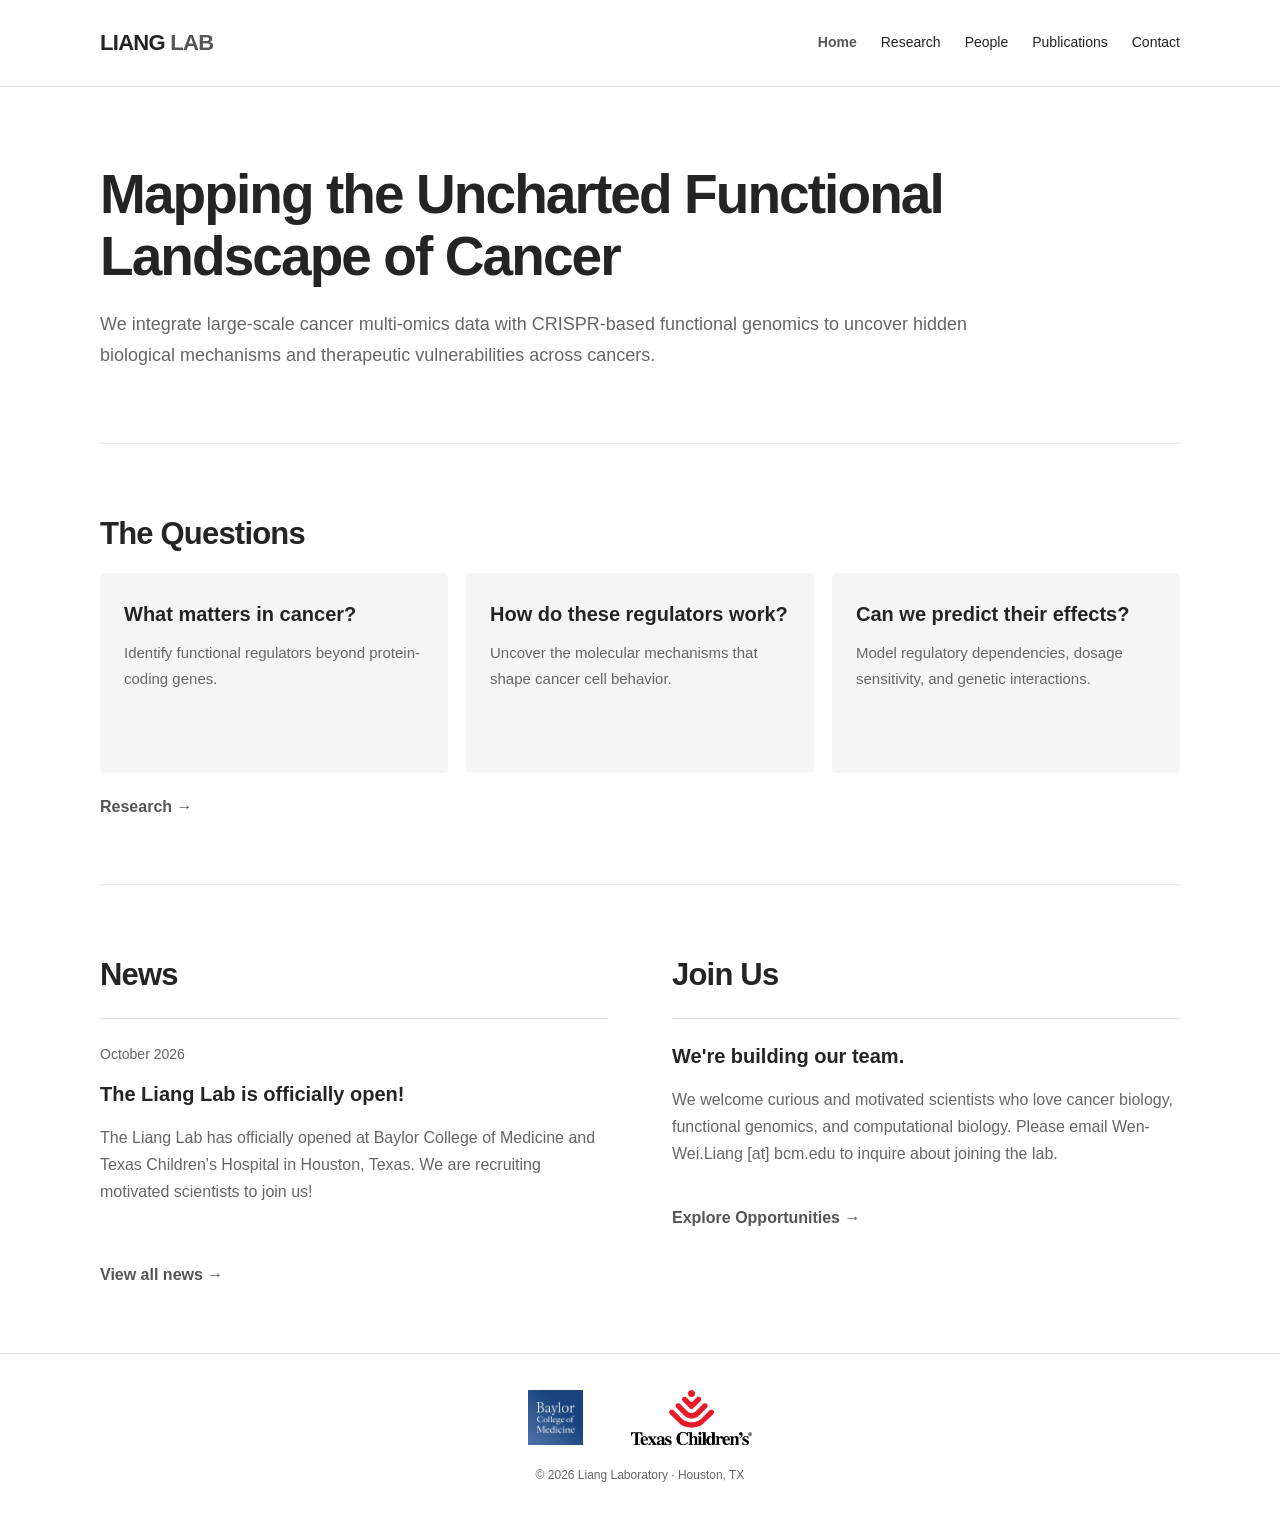
<file: index.html>
<!doctype html>
<html lang="en">

<head>
    <meta charset="utf-8">
    <meta name="viewport" content="width=device-width,initial-scale=1">
    <meta name="description"
        content="The Liang Lab at Baylor College of Medicine and Texas Children's Hospital studies cancer functional genomics, long noncoding RNAs, CRISPR screening, and therapeutic vulnerabilities.">
    <title>Liang Lab | Wen-Wei Liang | Functional Cancer Genomics</title>

    <link rel="canonical" href="https://thelianglab.org/">
    <link rel="stylesheet" href="style.css?v=6">
    <script type="application/ld+json">
{
  "@context": "https://schema.org",
  "@type": "ResearchOrganization",
  "name": "Liang Laboratory",
  "alternateName": "Liang Lab",
  "url": "https://thelianglab.org/",
  "description": "The Liang Laboratory studies cancer functional genomics, long noncoding RNAs, CRISPR-based perturbation screening, and therapeutic vulnerabilities.",
  "founder": {
    "@type": "Person",
    "name": "Wen-Wei Liang",
    "jobTitle": "Assistant Professor",
    "affiliation": [
      {
        "@type": "Organization",
        "name": "Baylor College of Medicine",
        "url": "https://www.bcm.edu/"
      },
      {
        "@type": "Organization",
        "name": "Texas Children's Hospital",
        "url": "https://www.texaschildrens.org/"
      }
    ]
  },
  "location": {
    "@type": "Place",
    "address": {
      "@type": "PostalAddress",
      "streetAddress": "1102 Bates Avenue",
      "addressLocality": "Houston",
      "addressRegion": "TX",
      "postalCode": "77030",
      "addressCountry": "US"
    }
  }
}
</script>
</head>

<body>
    <header>
        <div class="wrap nav"><a class="brand" href="index.html">LIANG <span>LAB</span></a>
            <nav aria-label="Main navigation">
                <a href="index.html" aria-current="page">Home</a>
                <a href="research.html">Research</a>
                <a href="people.html">People</a><a href="publications.html">Publications</a><a
                    href="contact.html">Contact</a>
            </nav>
        </div>
    </header>
    <main class="wrap">
        <div class="hero">
            <h1>Mapping the Uncharted Functional Landscape of Cancer</h1>
            <p class="intro">We integrate large-scale cancer multi-omics data with CRISPR-based functional genomics to
                uncover hidden biological mechanisms and therapeutic vulnerabilities across cancers.</p>
        </div>
        <section>
            <h2>The Questions</h2>

            <div class="cards">
                <article class="card">
                    <h3>What matters in cancer?</h3>
                    <p>Identify functional regulators beyond protein-coding genes.</p>
                </article>

                <article class="card">
                    <h3>How do these regulators work?</h3>
                    <p>Uncover the molecular mechanisms that shape cancer cell behavior.</p>
                </article>

                <article class="card">
                    <h3>Can we predict their effects?</h3>
                    <p>Model regulatory dependencies, dosage sensitivity, and genetic interactions.</p>
                </article>
            </div>
            <a class="link" href="research.html">Research →</a>
        </section>
        <section class="home-bottom">
            <div class="home-column">
                <h2>News</h2>
                <div id="latest-news"></div>
                <a class="link" href="news.html">
                    View all news →
                </a>
            </div>

            <div class="home-column">
                <h2>Join Us</h2>
                <h3>We're building our team.</h3>
                <p>
                    We welcome curious and motivated scientists who love cancer biology, functional genomics, and
                    computational biology. Please email Wen-Wei.Liang [at] bcm.edu to inquire about joining the lab.
                </p>
                <a href="contact.html#join" class="link">
                    Explore Opportunities →
                </a>
            </div>
        </section>
    </main>

    <footer class="site-footer">
        <div class="wrap footer-content">

            <div class="footer-logos">
                <a href="https://www.bcm.edu/" target="_blank" rel="noopener noreferrer">
                    <img src="images/logo/bcm.png" alt="Baylor College of Medicine">
                </a>

                <a href="https://www.texaschildrens.org/" target="_blank" rel="noopener noreferrer">
                    <img src="images/logo/tch.png" alt="Texas Children's Hospital">
                </a>
            </div>

            <p class="footer-copyright">
                © 2026 Liang Laboratory · Houston, TX
            </p>

        </div>
    </footer>
    <script src="news.js"></script>

</body>

</html>
</file>
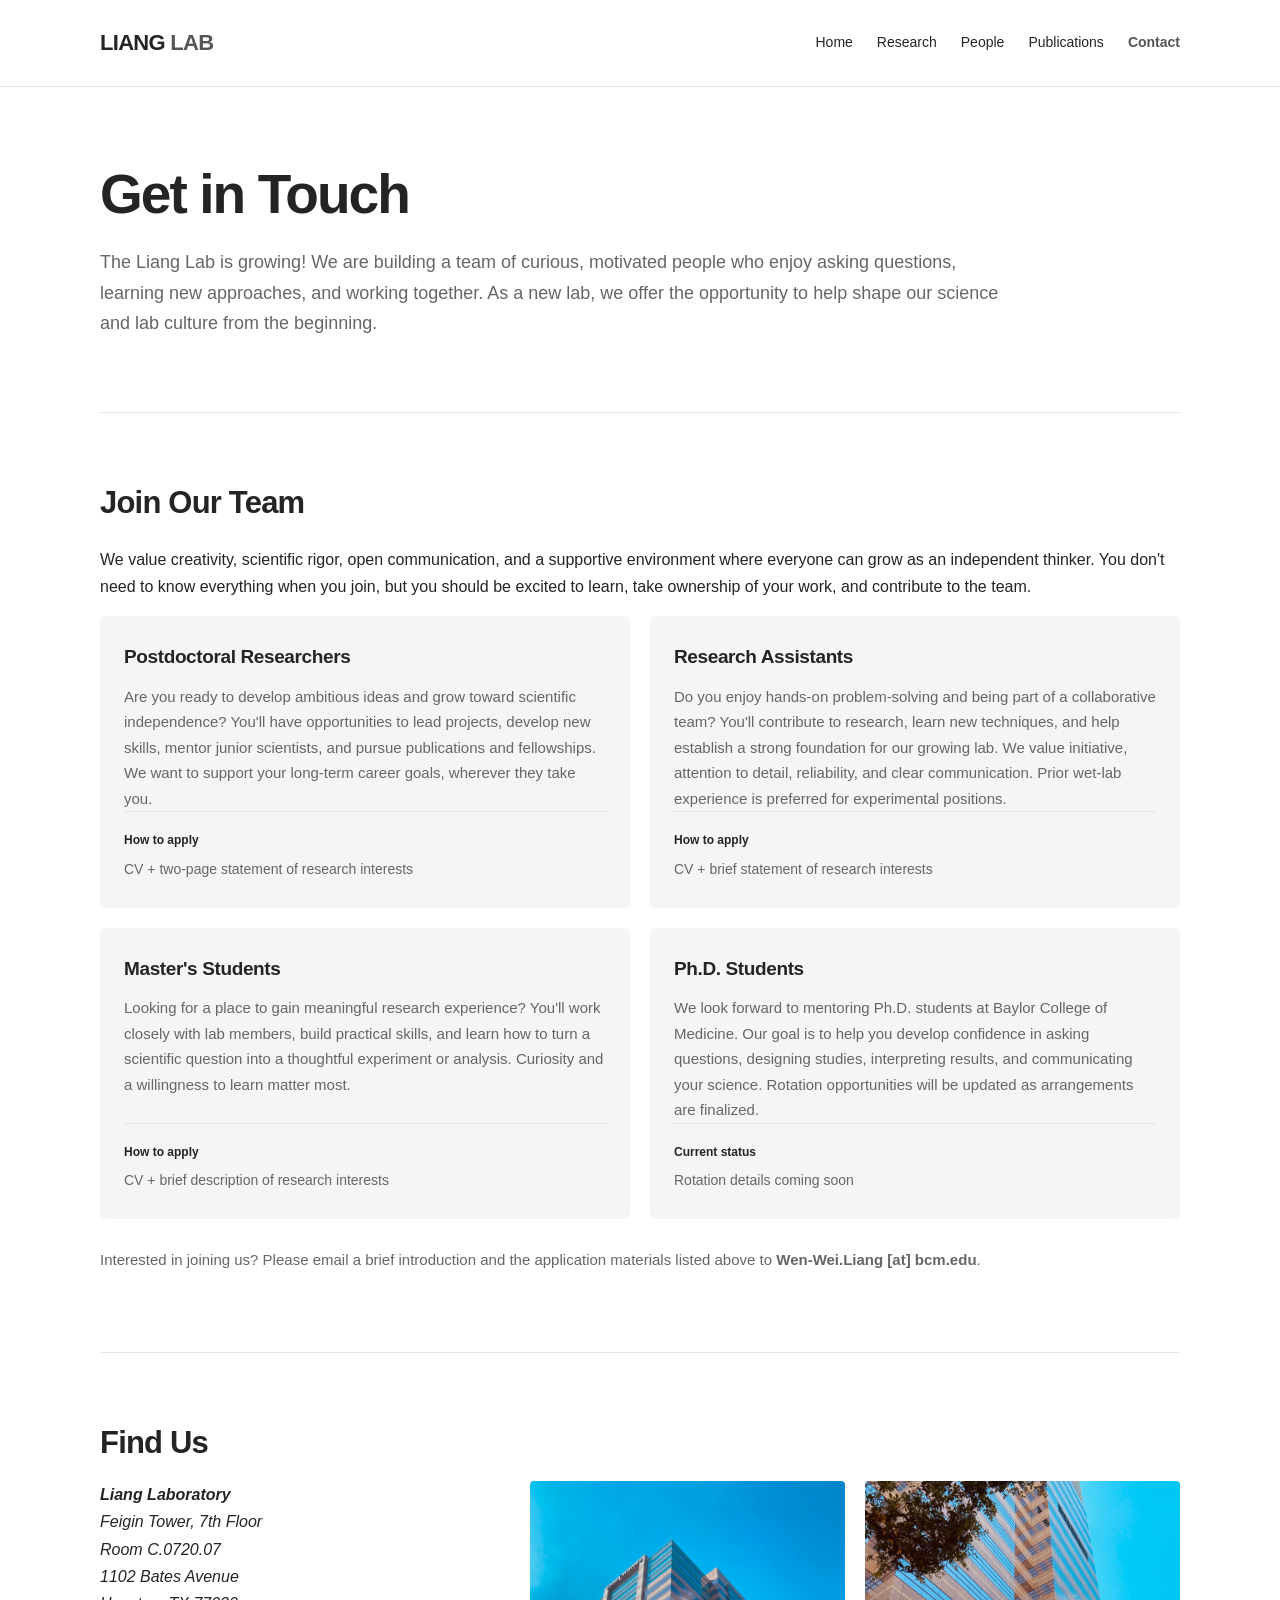
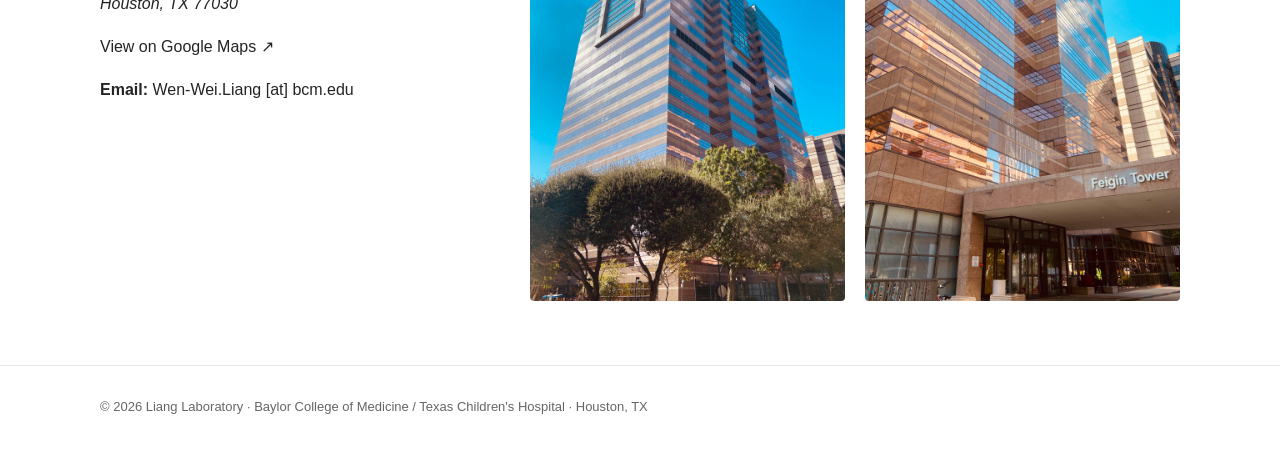
<file: contact.html>
<!doctype html>
<html lang="en">

<head>
    <meta charset="utf-8">
    <meta name="viewport" content="width=device-width,initial-scale=1">
    <meta name="description"
        content="Contact the Liang Laboratory at Baylor College of Medicine in Houston. Learn about research opportunities for postdocs, research assistants, and students.">
    <title>Contact | Liang Lab | Functional Cancer Genomics</title>
    <link rel="canonical" href="https://thelianglab.org/contact.html">
    <link rel="stylesheet" href="style.css?v=6">
</head>

<body>
    <header>
        <div class="wrap nav"><a class="brand" href="index.html">LIANG <span>LAB</span></a>
            <nav aria-label="Main navigation"><a href="index.html">Home</a><a href="research.html">Research</a><a
                    href="people.html">People</a><a href="publications.html">Publications</a><a href="contact.html"
                    aria-current="page">Contact</a></nav>
        </div>
    </header>
    <main class="wrap">
        <div class="hero">
            <h1>Get in Touch</h1>
            <p class="intro">The Liang Lab is growing! We are building a team of curious, motivated people who enjoy
                asking questions, learning new approaches, and working together. As a new lab, we offer the opportunity
                to help shape our science and lab culture from the beginning.</p>
        </div>

        <!-- Join Our Team -->

        <section class="contact-section" id="join">
            <h2>Join Our Team</h2>
            <p>We value creativity, scientific rigor, open communication, and a supportive environment where everyone
                can grow as an independent thinker. You don't need to know everything when you join, but you should be
                excited to learn, take ownership of your work, and contribute to the team.</p>

            <div class="positions-grid">
                <!-- Postdocs -->
                <article class="position-card">
                    <h3>Postdoctoral Researchers</h3>
                    <p>Are you ready to develop ambitious ideas and grow toward scientific independence? You'll have
                        opportunities to lead projects, develop new skills, mentor junior scientists, and pursue
                        publications and fellowships. We want to support your long-term career goals, wherever they take
                        you.</p>
                    <div class="position-apply">
                        <span>How to apply</span>
                        <p>CV + two-page statement of research interests</p>
                    </div>
                </article>

                <!-- Research Assistants -->
                <article class="position-card">
                    <h3>Research Assistants</h3>
                    <p>Do you enjoy hands-on problem-solving and being part of a collaborative team? You'll contribute
                        to research, learn new techniques, and help establish a strong foundation for our growing lab.
                        We value initiative, attention to detail, reliability, and clear communication. Prior wet-lab
                        experience is preferred for experimental positions.</p>
                    <div class="position-apply">
                        <span>How to apply</span>
                        <p>CV + brief statement of research interests</p>
                    </div>
                </article>

                <!-- Master's Students -->
                <article class="position-card">
                    <h3>Master's Students</h3>
                    <p>Looking for a place to gain meaningful research experience? You'll work closely with lab members,
                        build practical skills, and learn how to turn a scientific question into a thoughtful experiment
                        or analysis. Curiosity and a willingness to learn matter most.</p>
                    <div class="position-apply">
                        <span>How to apply</span>
                        <p>CV + brief description of research interests</p>
                    </div>
                </article>

                <!-- Ph.D. Students -->
                <article class="position-card">
                    <h3>Ph.D. Students</h3>
                    <p>We look forward to mentoring Ph.D. students at Baylor College of Medicine. Our goal is to help
                        you develop confidence in asking questions, designing studies, interpreting results, and
                        communicating your science. Rotation opportunities will be updated as arrangements are
                        finalized.</p>
                    <div class="position-apply">
                        <span>Current status</span>
                        <p>Rotation details coming soon</p>
                    </div>
                </article>
            </div>

            <p class="positions-email">Interested in joining us? Please email a brief introduction and the application
                materials listed above to <strong>Wen-Wei.Liang [at] bcm.edu</strong>.</p>
        </section>


        <!-- Location -->
        <section class="contact-section" id="location">
            <h2>Find Us</h2>

            <div class="location-grid">
                <div class="contact-location">
                    <address>
                        <strong>Liang Laboratory</strong><br>
                        Feigin Tower, 7th Floor<br>
                        Room C.0720.07<br>
                        1102 Bates Avenue<br>
                        Houston, TX 77030
                    </address>

                    <p>
                        <a href="https://www.google.com/maps/search/?api=1&amp;query=1102+Bates+Ave+Houston+TX+77030"
                            target="_blank" rel="noopener noreferrer">
                            View on Google Maps ↗
                        </a>
                    </p>

                    <p>
                        <strong>Email:</strong>
                        Wen-Wei.Liang [at] bcm.edu
                    </p>
                </div>

                <img src="images/contact/feigin-tower.jpeg" alt="Feigin Tower exterior" loading="lazy">

                <img src="images/contact/feigin-entrance.jpeg" alt="Entrance to Feigin Tower" loading="lazy">
            </div>
        </section>

    </main>

    <footer>
        <div class="wrap">© 2026 Liang Laboratory · Baylor College of Medicine / Texas Children's Hospital · Houston, TX
        </div>
    </footer>
</body>

</html>
</file>
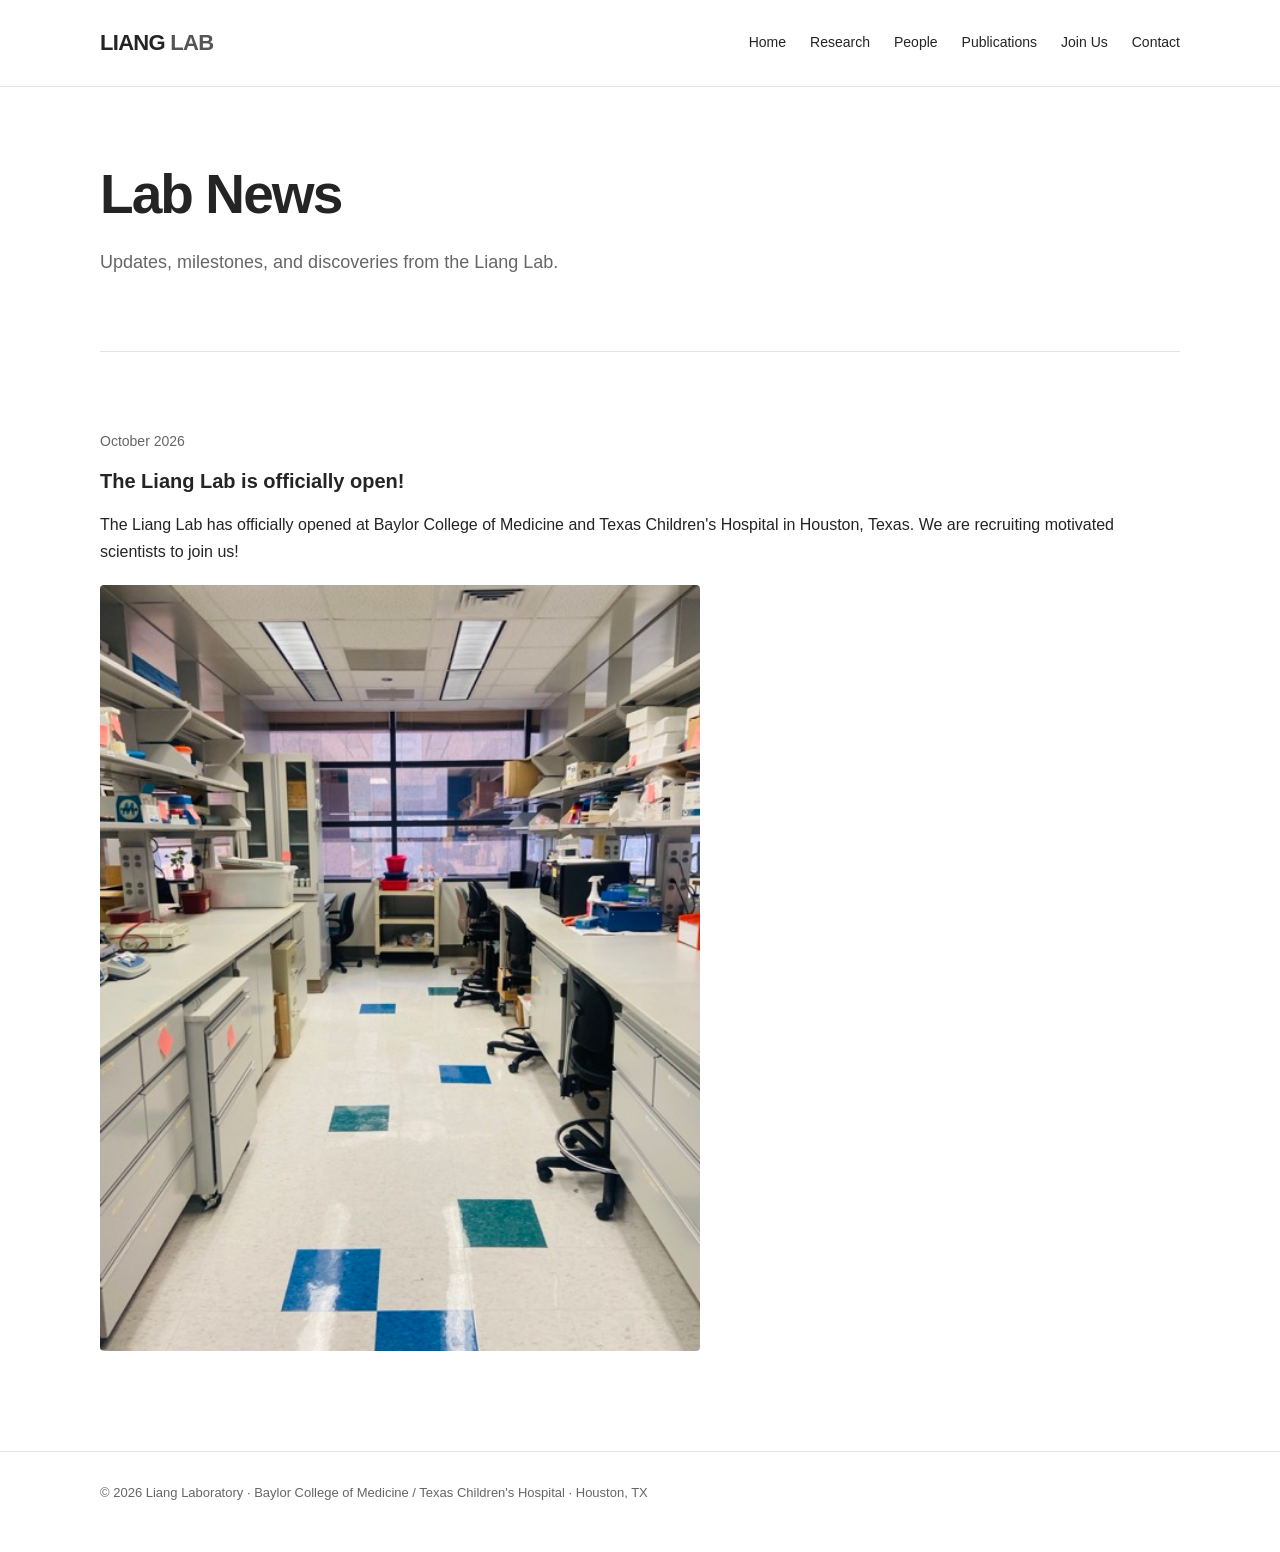
<file: news.html>
<!doctype html>
<html lang="en">

<head>
    <meta charset="utf-8">
    <meta name="viewport" content="width=device-width,initial-scale=1">
    <meta name="description"
        content="News, milestones, and discoveries from the Liang Laboratory at Baylor College of Medicine.">
    <title>News | Liang Lab | Functional Cancer Genomics</title>
    <link rel="canonical" href="https://thelianglab.org/news.html">
    <link rel="stylesheet" href="style.css?v=6">
</head>

<body>
    <header>
        <div class="wrap nav"><a class="brand" href="index.html">LIANG <span>LAB</span></a>
            <nav aria-label="Main navigation"><a href="index.html">Home</a><a href="research.html">Research</a><a
                    href="people.html">People</a><a href="publications.html">Publications</a><a href="join.html">Join
                    Us</a><a href="contact.html">Contact</a></nav>
        </div>
    </header>

    <main class="wrap">
        <div class="hero">
            <h1>Lab News</h1>
            <p class="intro">
                Updates, milestones, and discoveries from the Liang Lab.
            </p>
        </div>
        <section aria-label="Lab news">
            <div id="all-news"></div>
        </section>

    </main>

    <footer>
        <div class="wrap">© 2026 Liang Laboratory · Baylor College of Medicine / Texas Children's Hospital · Houston, TX
        </div>
    </footer>
    <script src="news.js"></script>
</body>

</html>
</file>
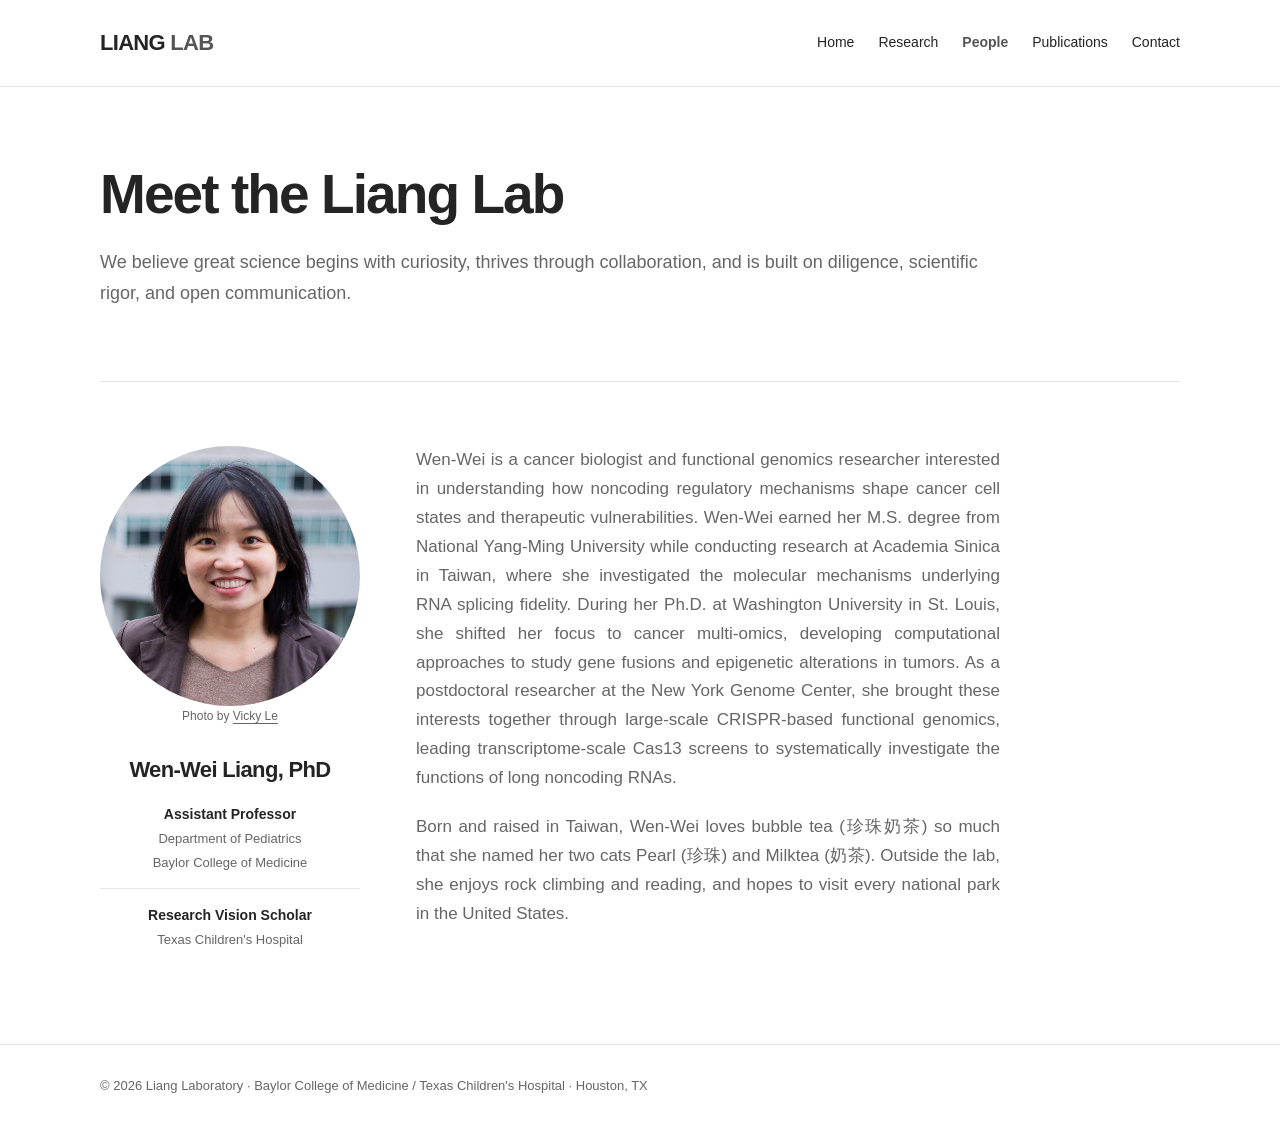
<file: people.html>
<!doctype html>
<html lang="en">

<head>
    <meta charset="utf-8">
    <meta name="viewport" content="width=device-width,initial-scale=1">
    <meta name="description"
        content="Meet Wen-Wei Liang and the Liang Laboratory team at Baylor College of Medicine and Texas Children's Hospital in Houston, TX.">
    <title>People | Liang Lab | Functional Cancer Genomics</title>
    <link rel="canonical" href="https://thelianglab.org/people.html">
    <link rel="stylesheet" href="style.css?v=6">
</head>

<body>
    <header>
        <div class="wrap nav"><a class="brand" href="index.html">LIANG <span>LAB</span></a>
            <nav aria-label="Main navigation"><a href="index.html">Home</a><a href="research.html">Research</a><a
                    href="people.html" aria-current="page">People</a><a href="publications.html">Publications</a><a
                    href="contact.html">Contact</a></nav>
        </div>
    </header>
    <main class="wrap">
        <div class="hero">
            <h1>Meet the Liang Lab</h1>
            <p class="intro">We believe great science begins with curiosity, thrives through collaboration, and is built
                on diligence, scientific rigor, and open communication.</p>
        </div>

        <section>
            <div class="stack">

                <article class="entry people-profile">

                    <!-- Left: Photo and profile -->
                    <div class="people-photo">
                        <img src="images/people/wenwei.jpg" alt="Wen-Wei Liang" loading="lazy">
                        <p class="photo-credit">
                            Photo by
                            <a href="https://www.linkedin.com/in/victoria-le-67b1b01a7/" target="_blank"
                                rel="noopener noreferrer">Vicky Le</a>
                        </p>

                        <div class="people-info">
                            <h2>Wen-Wei Liang, PhD</h2>

                            <div class="people-appointment">
                                <p class="people-role"><a href="https://www.bcm.edu/people-search/wen-wei-liang-208899"
                                        target="_blank" rel="noopener noreferrer">Assistant Professor</a></p>
                                <p>Department of Pediatrics</p>
                                <p>Baylor College of Medicine</p>
                            </div>

                            <div class="people-appointment people-scholar">
                                <p class="people-role"><a
                                        href="https://www.texaschildrens.org/research/research-careers/research-vision-scholars-program"
                                        target="_blank" rel="noopener noreferrer">Research Vision Scholar</a></p>
                                <p>Texas Children's Hospital</p>
                            </div>
                        </div>
                    </div>

                    <!-- Right: Biography -->
                    <div class="people-bio">
                        <p>
                            Wen-Wei is a cancer biologist and functional genomics researcher interested in understanding
                            how noncoding regulatory mechanisms shape cancer cell states and therapeutic
                            vulnerabilities. Wen-Wei earned her M.S. degree from National Yang-Ming University while
                            conducting research
                            at Academia Sinica in Taiwan, where she investigated the molecular mechanisms underlying RNA
                            splicing fidelity. During her Ph.D. at Washington
                            University in St. Louis, she shifted her focus to cancer multi-omics, developing
                            computational approaches to study gene fusions and epigenetic alterations in tumors. As a
                            postdoctoral researcher at the New York Genome Center, she brought these interests together
                            through large-scale CRISPR-based functional genomics, leading transcriptome-scale Cas13
                            screens to systematically investigate the functions of long noncoding RNAs.
                        </p>

                        <p>
                            Born and raised in Taiwan, Wen-Wei loves
                            bubble tea (珍珠奶茶) so much that she named her two cats
                            Pearl (珍珠) and Milktea (奶茶). Outside the lab,
                            she enjoys rock climbing and reading, and hopes to
                            visit every national park in the United States.
                        </p>
                    </div>

                </article>

            </div>
        </section>

    </main>
    <footer>
        <div class="wrap">© 2026 Liang Laboratory · Baylor College of Medicine / Texas Children's Hospital · Houston, TX
        </div>
    </footer>
</body>

</html>
</file>
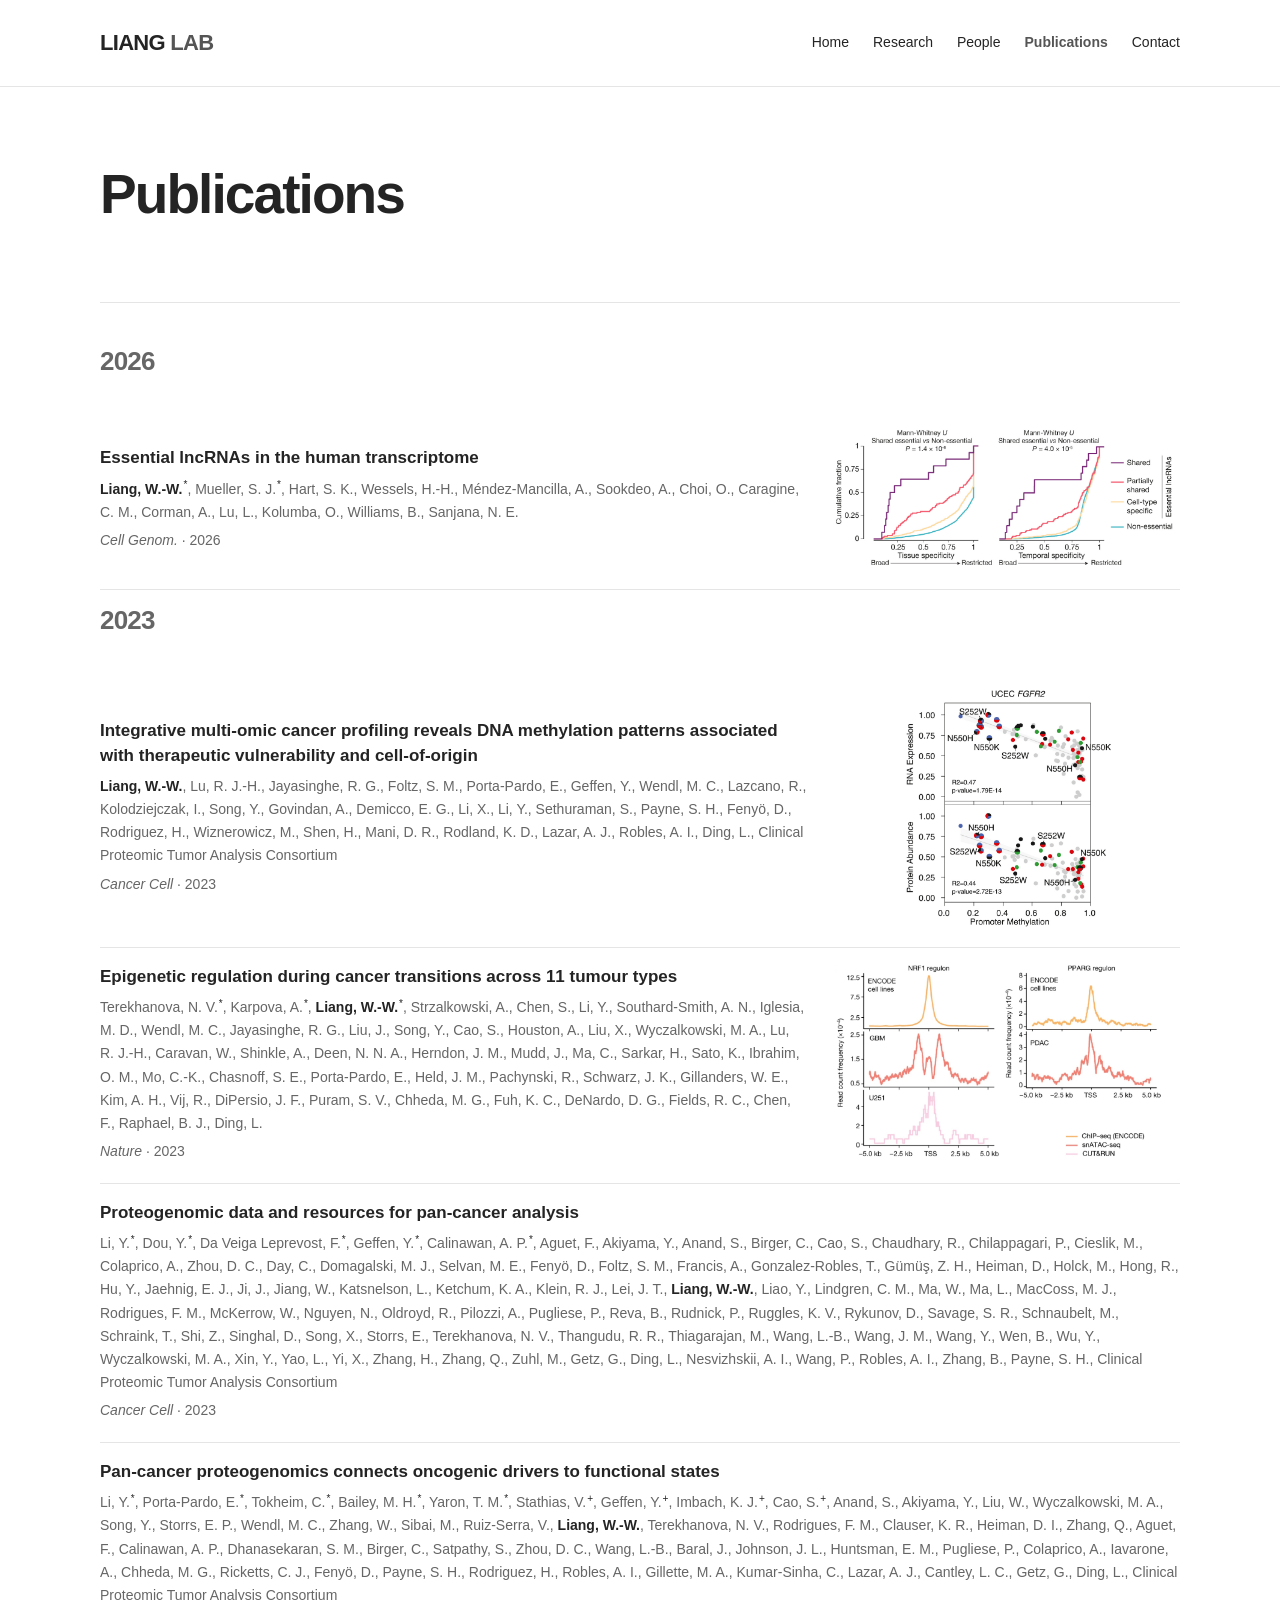
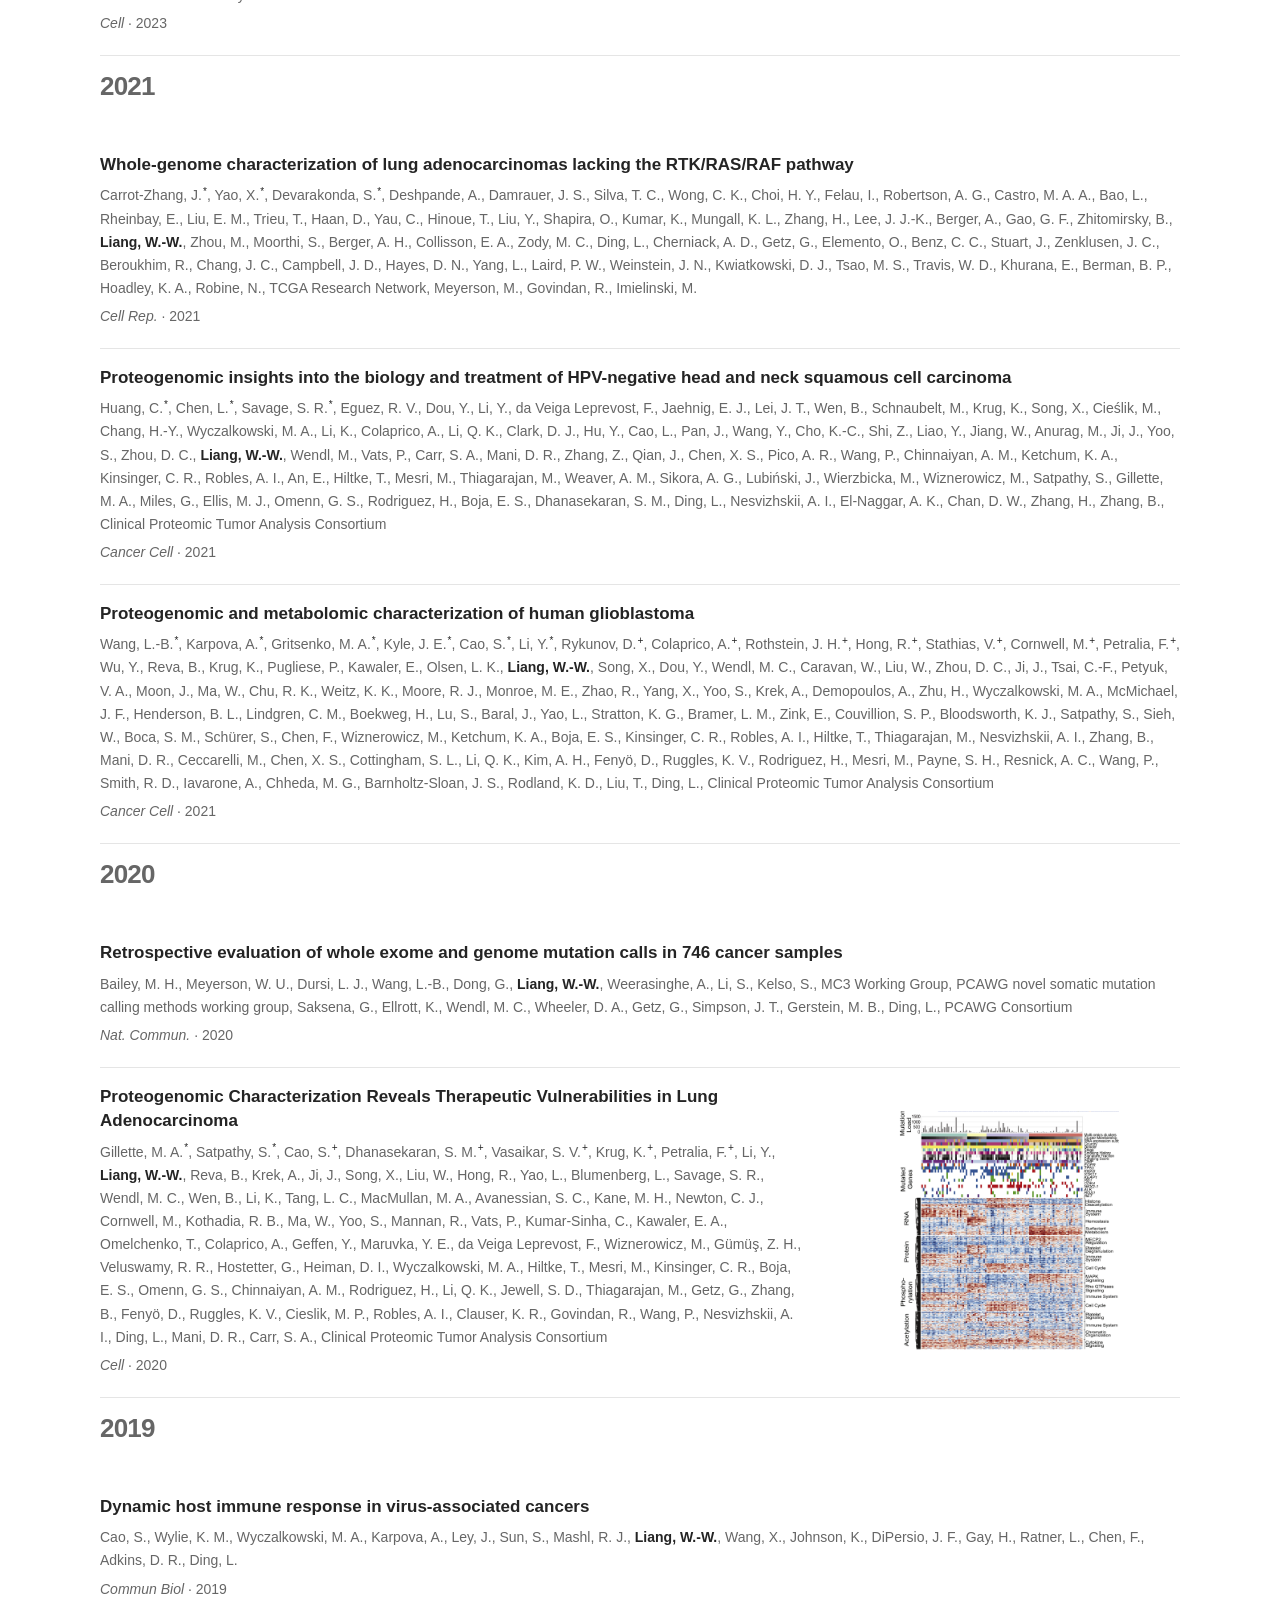
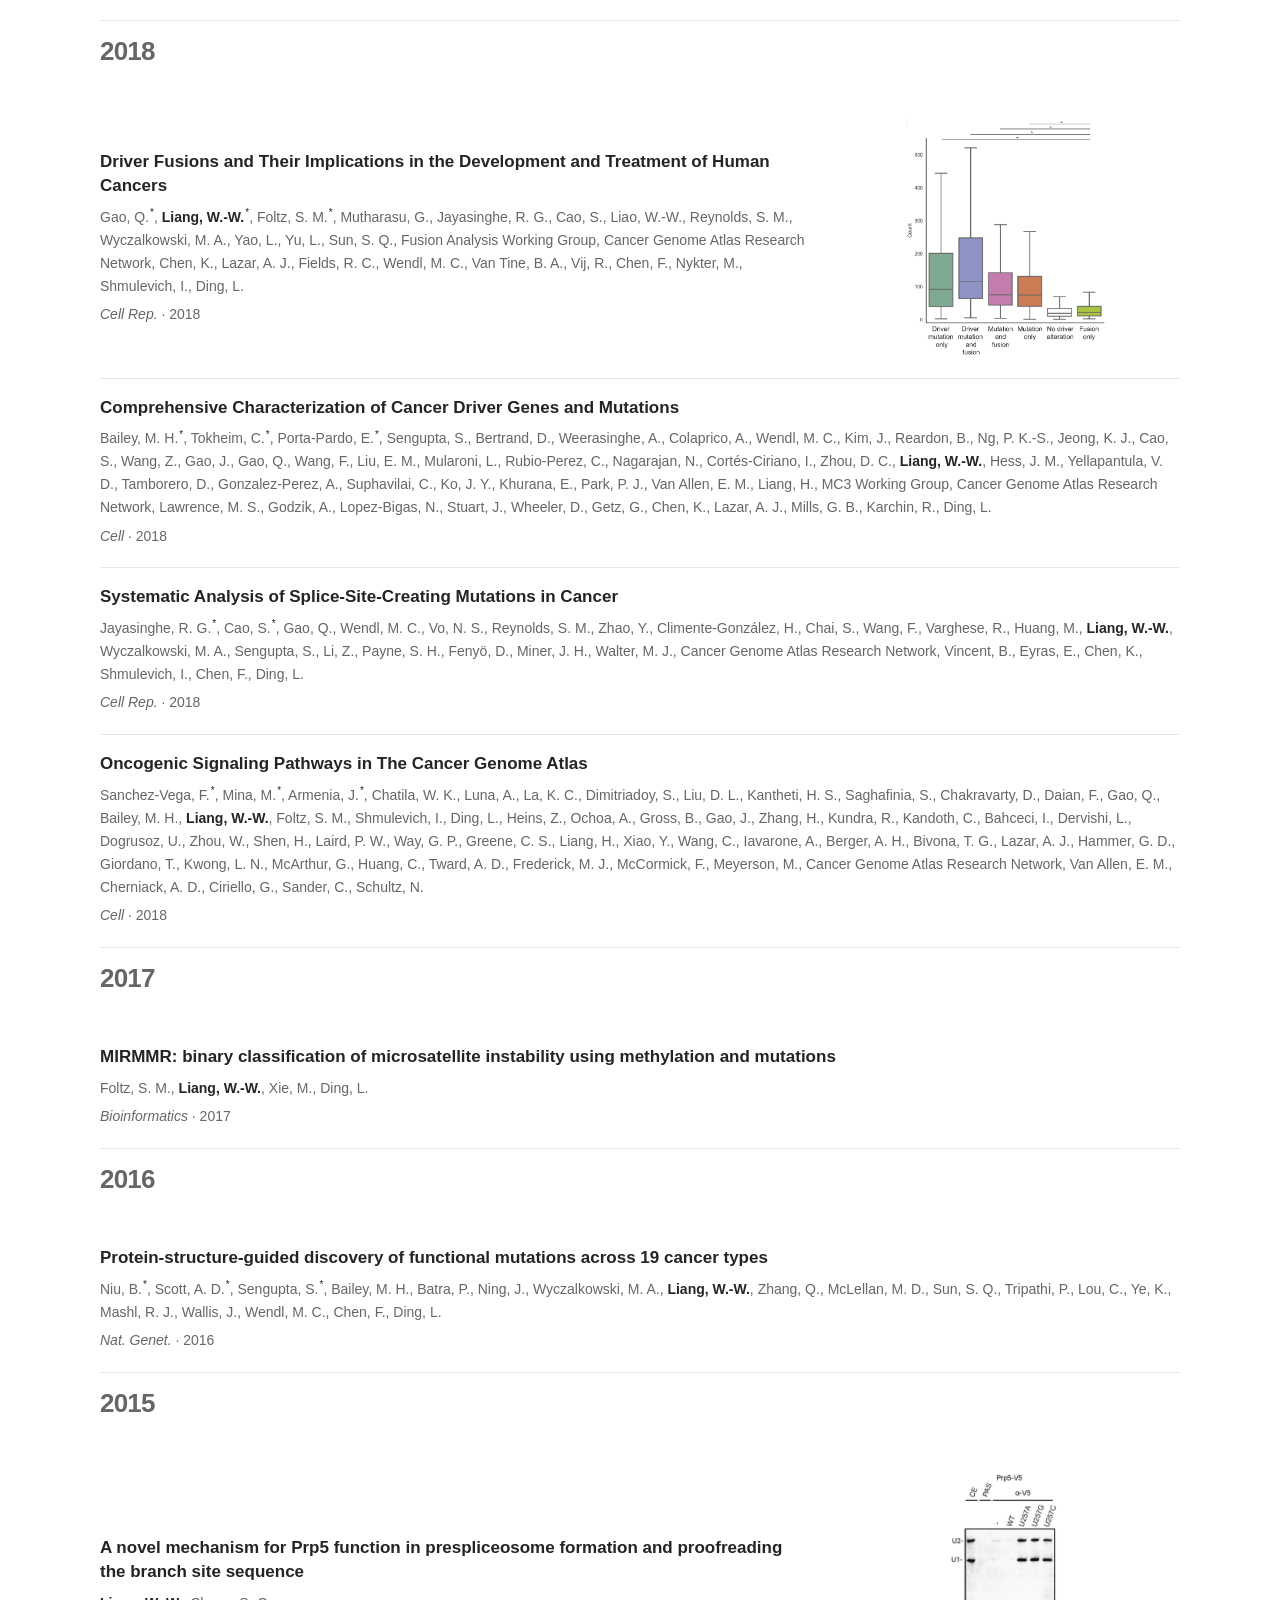
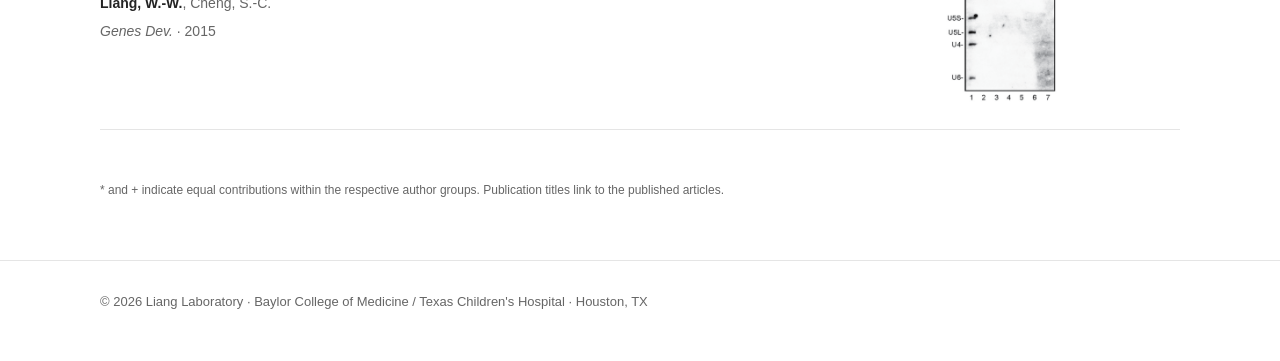
<file: publications.html>
<!doctype html>
<html lang="en">

<head>
  <meta charset="utf-8">
  <meta name="viewport" content="width=device-width,initial-scale=1">
  <meta name="description"
    content="Explore publications from Wen-Wei Liang and the Liang Laboratory in cancer genomics, functional genomics, and RNA biology.">
  <title>Publications | Liang Lab | Functional Cancer Genomics</title>
  <link rel="canonical" href="https://thelianglab.org/publications.html">
  <link rel="stylesheet" href="style.css?v=6">
  <link rel="stylesheet" href="publications.css?v=6">
</head>

<body>
  <header>
    <div class="wrap nav"><a class="brand" href="index.html">LIANG <span>LAB</span></a>
      <nav aria-label="Main navigation"><a href="index.html">Home</a><a href="research.html">Research</a><a
          href="people.html">People</a><a href="publications.html" aria-current="page">Publications</a><a
          href="contact.html">Contact</a></nav>
    </div>
  </header>
  <main class="wrap publications-page">
    <div class="hero">
      <h1>Publications</h1>
    </div>
    <p id="pub-status" class="pub-status" role="status">Loading publications…</p>
    <section class="pub-section" aria-label="Publications by year">
      <div id="publication-list" class="pub-list"></div>
    </section>
    <p class="pub-footnote">* and + indicate equal contributions within the respective author groups. Publication titles
      link to the published articles.</p>
  </main>
  <footer>
    <div class="wrap">© 2026 Liang Laboratory · Baylor College of Medicine / Texas Children's Hospital · Houston, TX
    </div>
  </footer>
  <script>
    (async function () {
      const status = document.getElementById('pub-status');
      const container = document.getElementById('publication-list');

      // Convert "First Middle Last" to "Last, F. M." while preserving hyphenated initials.
      // Consortium / working-group names are left untouched.
      function formatName(name) {
        name = String(name).trim();
        if (/\b(consortium|network|working group|research group|initiative|collaboration)\b/i.test(name)) return name;
        const words = name.split(/\s+/);
        if (words.length < 2) return name;
        // Common multiword family names in this bibliography.
        const familyPrefixes = ['da Veiga Leprevost', 'Da Veiga Leprevost', 'Porta-Pardo', 'Carrot-Zhang', 'Devarakonda'];
        let surname = words.pop();
        const particles = new Set(['de', 'da', 'del', 'van', 'von', 'der', 'la', 'le']);
        while (words.length > 1 && particles.has(words[words.length - 1].toLowerCase())) surname = words.pop() + ' ' + surname;
        // Explicitly preserve known compound family names.
        if (/^Leprevost$/i.test(surname) && words.slice(-2).join(' ').toLowerCase() === 'da veiga') surname = words.splice(-2).join(' ') + ' ' + surname;
        const initials = words.map(part => part.split('-').map(piece => {
          if (/^[A-Z]$/i.test(piece)) return piece.toUpperCase() + '.';
          return piece.charAt(0).toUpperCase() + '.';
        }).join('-')).join(' ');
        return surname + ', ' + initials;
      }
      function isPI(name) { return /^Wen[‐‑–-]Wei Liang$/i.test(String(name).trim()); }
      function appendAuthor(parent, name, index, equalGroups) {
        const label = formatName(name);
        const node = isPI(name) ? document.createElement('strong') : document.createElement('span');
        node.textContent = label;
        parent.append(node);
        for (const symbol of ['*', '+']) {
          if (Array.isArray(equalGroups[symbol]) && equalGroups[symbol].includes(index)) {
            const sup = document.createElement('sup');
            sup.className = 'pub-contribution-mark';
            sup.textContent = symbol;
            parent.append(sup);
          }
        }
      }
      try {
        const response = await fetch('publications.json', { cache: 'no-cache' });
        if (!response.ok) throw new Error('HTTP ' + response.status);
        const papers = await response.json();
        if (!Array.isArray(papers)) throw new Error('Invalid publication data');
        papers.sort((a, b) => Number(b.year) - Number(a.year));
        let lastYear = null;
        papers.forEach((paper, paperIndex) => {
          if (lastYear !== paper.year) {
            const heading = document.createElement('h2');
            heading.className = 'pub-year';
            heading.textContent = paper.year;
            container.append(heading);
            lastYear = paper.year;
          }
          const article = document.createElement('article');
          article.className = 'publication';
          const title = document.createElement('div');
          title.className = 'pub-title';
          const link = document.createElement('a');
          link.href = paper.url || (paper.doi ? 'https://doi.org/' + paper.doi : 'https://scholar.google.com/scholar?q=' + encodeURIComponent(paper.title));
          link.textContent = paper.title;
          link.target = '_blank'; link.rel = 'noopener noreferrer';
          title.append(link);
          const authors = document.createElement('div');
          authors.className = 'pub-authors';
          authors.id = 'pub-authors-' + paperIndex;
          const names = Array.isArray(paper.authors) ? paper.authors : String(paper.authors || '').split(/,\s*/).filter(Boolean);
          const groups = paper.equal_contribution || {};

          // Always display all authors
          names.forEach((name, i) => {
            if (i > 0) {
              authors.append(document.createTextNode(', '));
            }
            appendAuthor(authors, name, i, groups);
          });

          article.append(title, authors);
          const meta = document.createElement('div');
          meta.className = 'pub-meta';
          const journal = document.createElement('em');
          journal.textContent = paper.journal || '';
          meta.append(journal, document.createTextNode(' · ' + paper.year));
          article.append(meta);
          // Optional representative figure: add "image" to a paper in publications.json.
          // Papers without an image retain the full-width text layout.
          if (paper.image && typeof paper.image === 'string') {
            const figure = document.createElement('figure');
            figure.className = 'pub-figure';
            const img = document.createElement('img');
            img.src = paper.image;
            img.alt = paper.image_alt || ('Representative data figure for ' + paper.title);
            img.loading = 'lazy';
            img.decoding = 'async';
            figure.append(img);
            if (paper.image_caption) {
              const caption = document.createElement('figcaption');
              caption.textContent = paper.image_caption;
              figure.append(caption);
            }
            const text = document.createElement('div');
            text.className = 'pub-content';
            while (article.firstChild) text.append(article.firstChild);
            article.append(text, figure);
            article.classList.add('has-figure');
          }
          container.append(article);
        });
        status.remove();
      } catch (error) {
        status.textContent = 'Publications could not be loaded. Please refresh the page.';
        console.error(error);
      }
    })();
  </script>
</body>

</html>
</file>
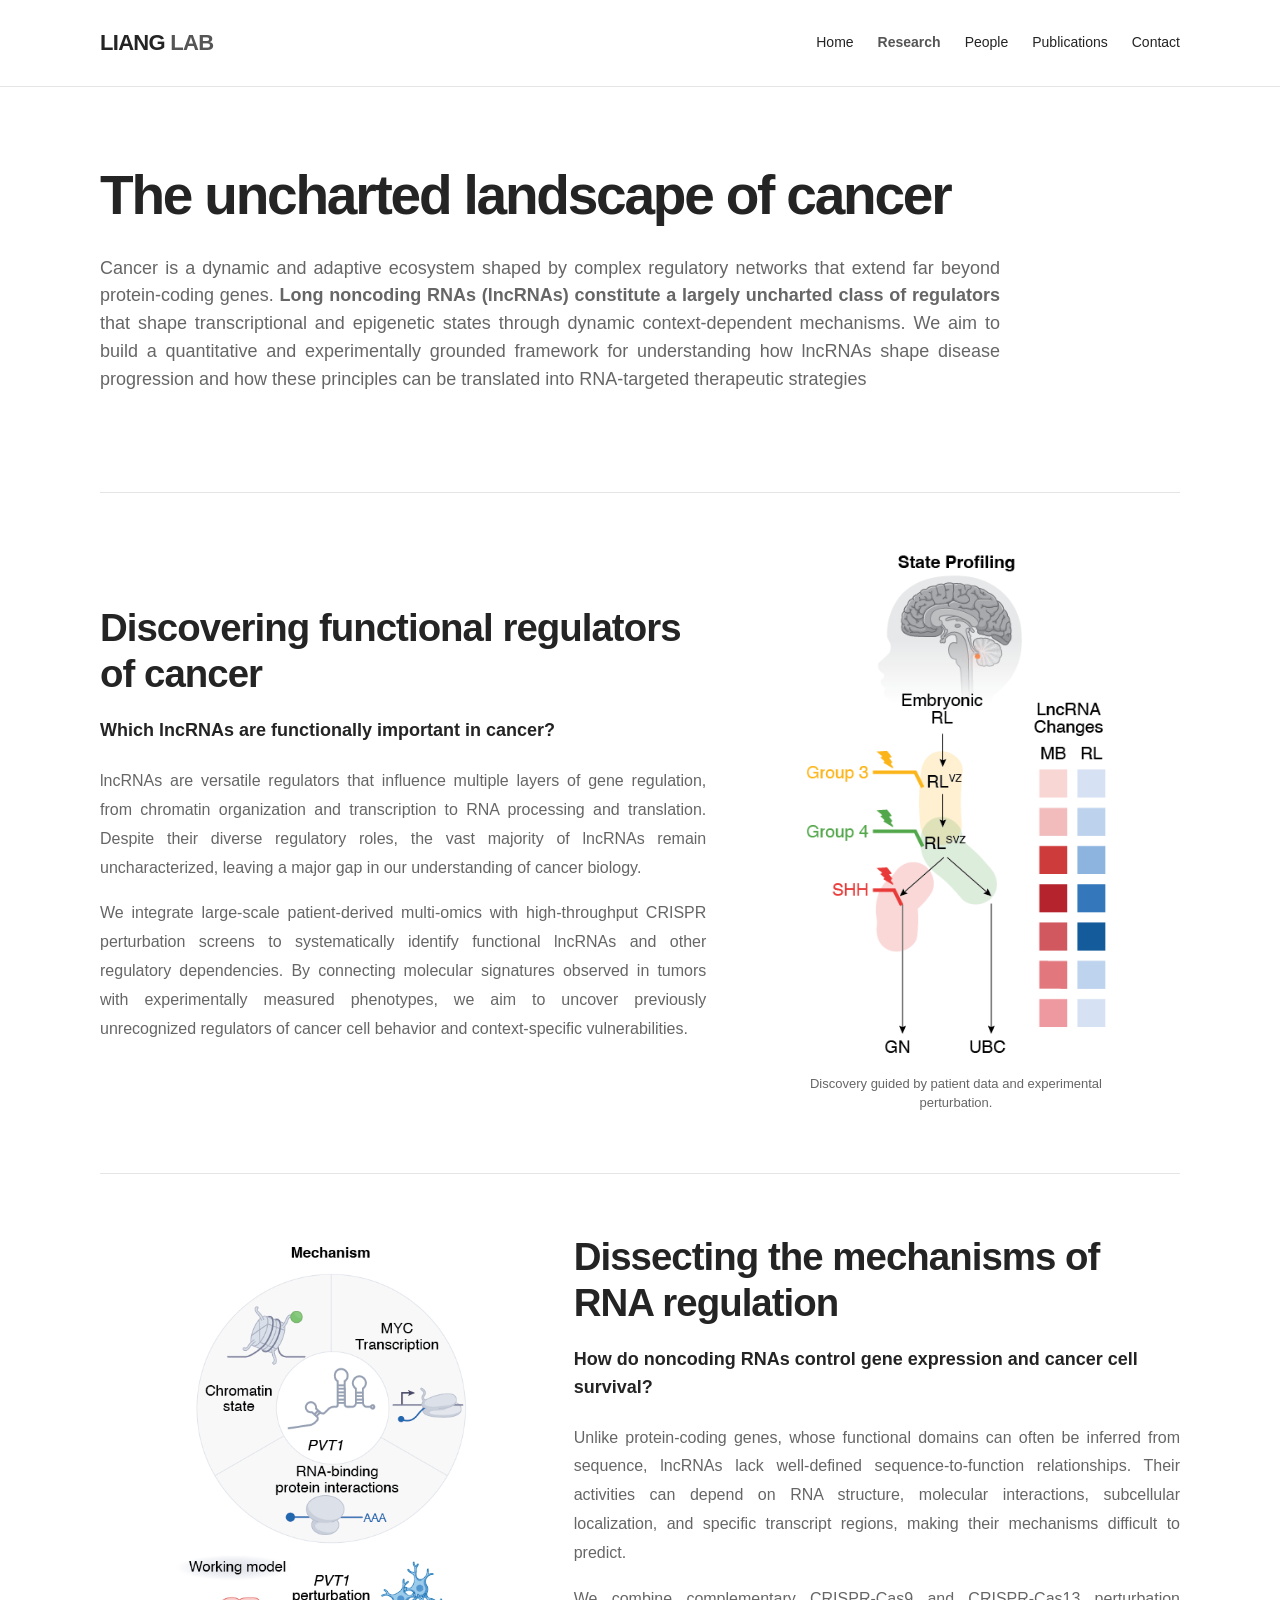
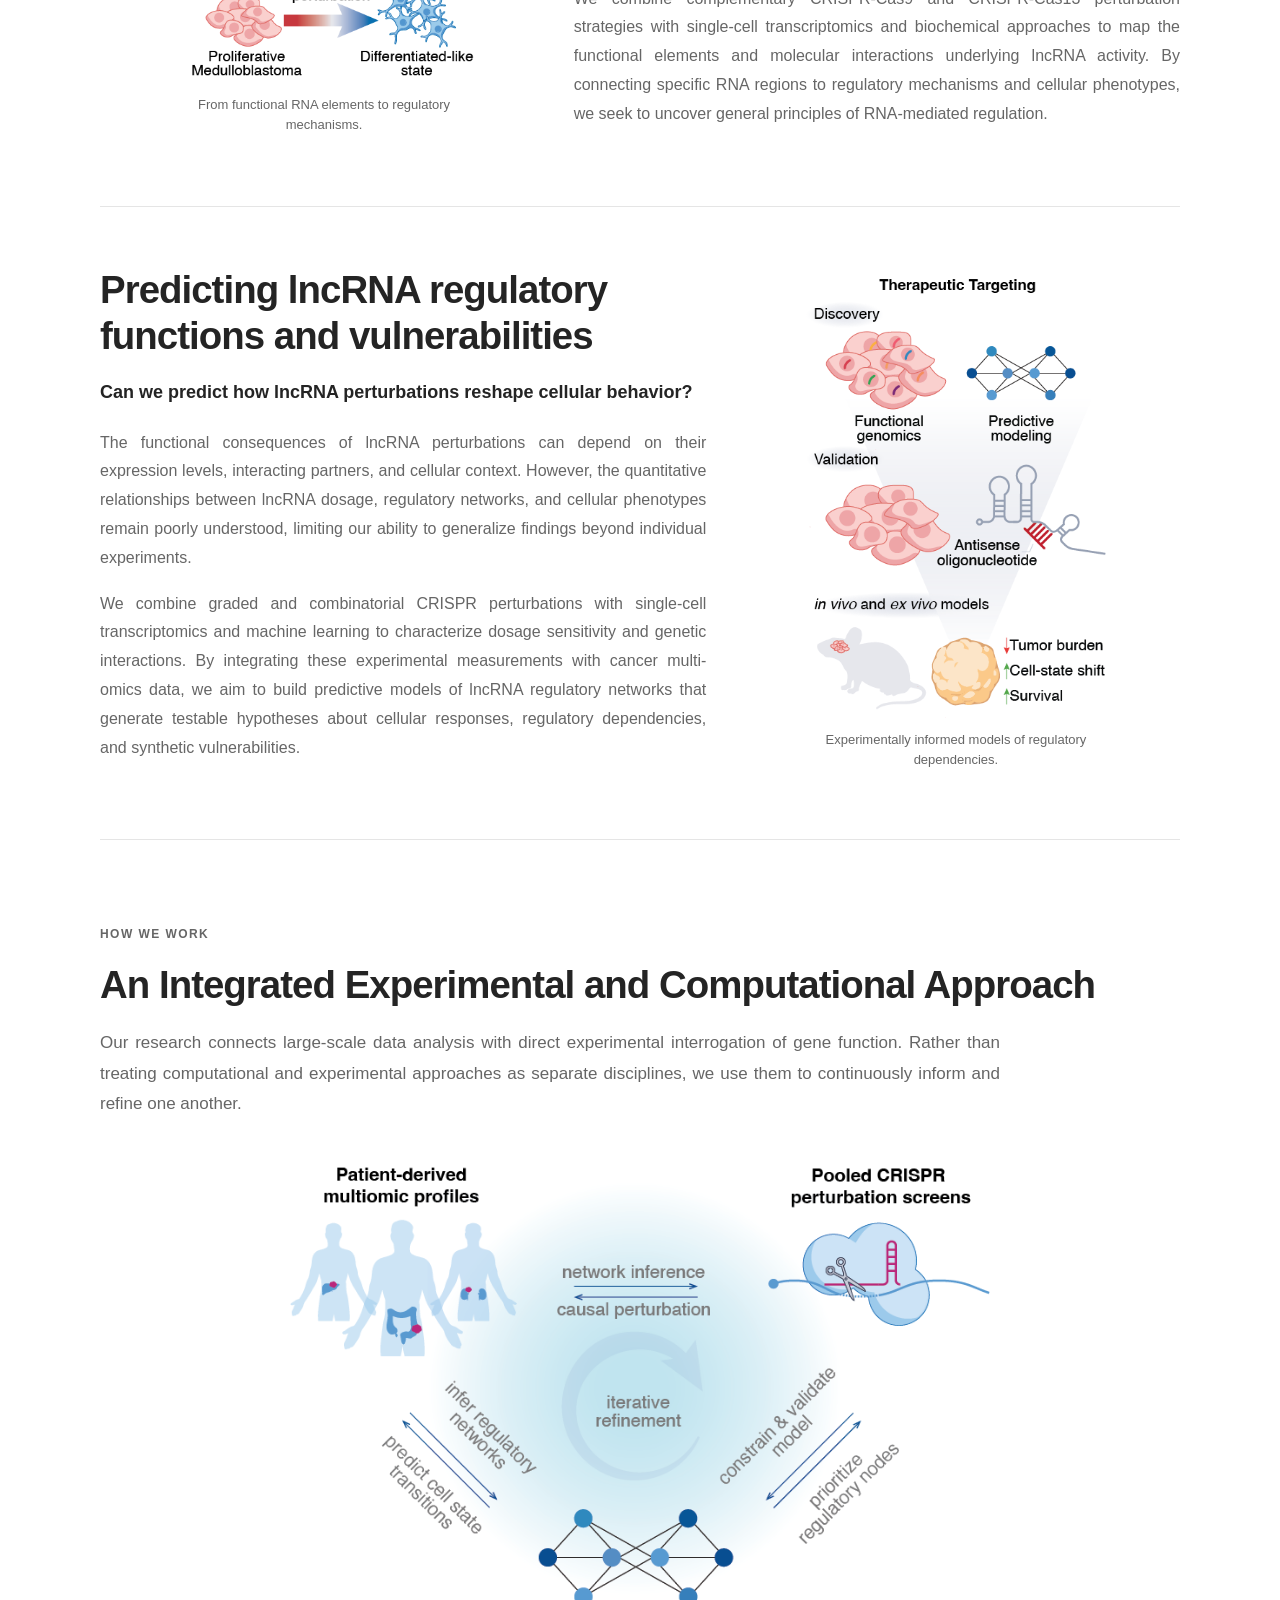
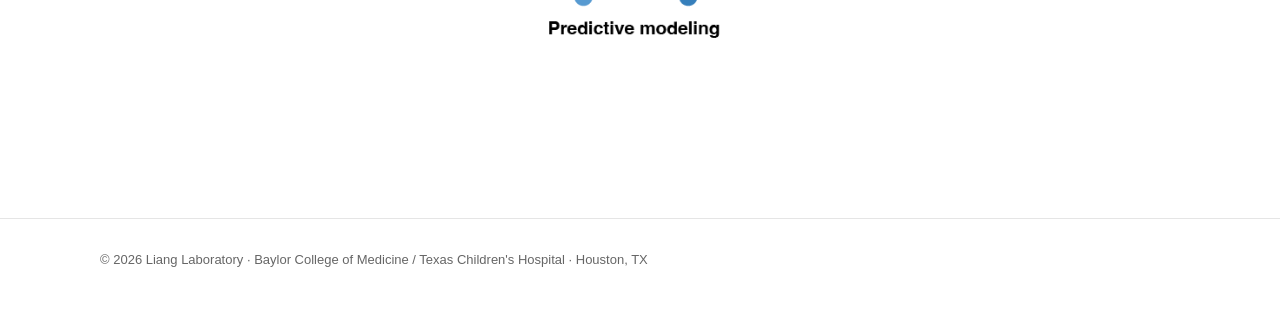
<file: research.html>
<!doctype html>
<html lang="en">

<head>
  <meta charset="utf-8">
  <meta name="viewport" content="width=device-width, initial-scale=1">
  <meta name="description"
    content="Explore research at the Liang Laboratory on cancer functional genomics, long noncoding RNAs, CRISPR screening, and regulatory mechanisms.  ">
  <title>Research | Liang Lab | Functional Cancer Genomics</title>
  <link rel="canonical" href="https://thelianglab.org/research.html">
  <link rel="stylesheet" href="style.css?v=6">
  <link rel="stylesheet" href="research.css?v=6">
</head>

<body>
  <header>
    <div class="wrap nav">
      <a class="brand" href="index.html">LIANG <span>LAB</span></a>
      <nav aria-label="Main navigation">
        <a href="index.html">Home</a>
        <a href="research.html" aria-current="page">Research</a>
        <a href="people.html">People</a><a href="publications.html">Publications</a><a href="contact.html">Contact</a>
      </nav>
    </div>
  </header>

  <main class="wrap research-page">
    <section class="research-intro">
      <h1>The uncharted landscape of cancer</h1>
      <p class="research-lead">Cancer is a dynamic and adaptive ecosystem shaped by complex regulatory networks that
        extend far beyond protein-coding genes. <strong>Long noncoding RNAs (lncRNAs) constitute a largely uncharted
          class of regulators</strong> that shape transcriptional and epigenetic states through dynamic
        context-dependent mechanisms. We aim to build a quantitative and experimentally grounded framework for
        understanding how lncRNAs shape disease progression and how these principles can be translated into RNA-targeted
        therapeutic strategies</p>
    </section>

    <section class="research-direction" aria-labelledby="discover-title">
      <div class="research-copy">
        <h2 id="discover-title">Discovering functional regulators of cancer</h2>
        <p class="research-question">Which lncRNAs are functionally important in cancer?</p>
        <p>lncRNAs are versatile regulators that influence multiple layers of gene regulation, from chromatin
          organization and transcription to RNA processing and translation. Despite their diverse regulatory roles, the
          vast majority of lncRNAs remain uncharacterized, leaving a major gap in our understanding of cancer biology.
        </p>
        <p>We integrate large-scale patient-derived multi-omics with high-throughput CRISPR perturbation screens to
          systematically identify functional lncRNAs and other regulatory dependencies. By connecting molecular
          signatures observed in tumors with experimentally measured phenotypes, we aim to uncover previously
          unrecognized regulators of cancer cell behavior and context-specific vulnerabilities.</p>
      </div>

      <figure class="research-figure">
        <img src="images/research/discover.png" alt="Functional genomics approaches to identify cancer drivers"
          loading="lazy">
        <figcaption>
          Discovery guided by patient data and experimental perturbation.
        </figcaption>
      </figure>

    </section>

    <section class="research-direction research-direction-reverse" aria-labelledby="understand-title">
      <div class="research-copy">
        <h2 id="understand-title">Dissecting the mechanisms of RNA regulation</h2>
        <p class="research-question">How do noncoding RNAs control gene expression and cancer cell survival?</p>
        <p>Unlike protein-coding genes, whose functional domains can often be inferred from sequence, lncRNAs lack
          well-defined sequence-to-function relationships. Their activities can depend on RNA structure, molecular
          interactions, subcellular localization, and specific transcript regions, making their mechanisms difficult to
          predict.
        </p>
        <p>We combine complementary CRISPR-Cas9 and CRISPR-Cas13 perturbation strategies with single-cell
          transcriptomics and biochemical approaches to map the functional elements and molecular interactions
          underlying lncRNA activity. By connecting specific RNA regions to regulatory mechanisms and cellular
          phenotypes, we seek to uncover general principles of RNA-mediated regulation.</p>
      </div>

      <figure class="research-figure">
        <img src="images/research/understand.png" alt="Dissecting mechanisms of RNA regulation" loading="lazy">
        <figcaption>
          From functional RNA elements to regulatory mechanisms.
        </figcaption>
      </figure>

    </section>

    <section class="research-direction" aria-labelledby="predict-title">
      <div class="research-copy">
        <h2 id="predict-title">Predicting lncRNA regulatory functions and vulnerabilities</h2>
        <p class="research-question">Can we predict how lncRNA perturbations reshape cellular behavior?</p>
        <p>The functional consequences of lncRNA perturbations can depend on their expression levels, interacting
          partners, and cellular context. However, the quantitative relationships between lncRNA dosage, regulatory
          networks, and cellular phenotypes remain poorly understood, limiting our ability to generalize findings beyond
          individual experiments.</p>

        <p>We combine graded and combinatorial CRISPR perturbations with single-cell transcriptomics and machine
          learning to characterize dosage sensitivity and genetic interactions. By integrating these experimental
          measurements with cancer multi-omics data, we aim to build predictive models of lncRNA regulatory networks
          that generate testable hypotheses about cellular responses, regulatory dependencies, and synthetic
          vulnerabilities.</p>
      </div>

      <figure class="research-figure">
        <img src="images/research/predict.png" alt="Predictive modeling of cancer vulnerabilities" loading="lazy">
        <figcaption>
          Experimentally informed models of regulatory dependencies.
        </figcaption>
      </figure>
    </section>

    <section class="research-approach" aria-labelledby="approach-title">
      <p class="research-kicker">HOW WE WORK</p>
      <h2 id="approach-title">An Integrated Experimental and Computational Approach</h2>
      <p>Our research connects large-scale data analysis with direct experimental interrogation of gene function. Rather
        than treating computational and experimental approaches as separate disciplines, we use them to continuously
        inform and refine one another.
      </p>

      <figure class="approach-figure">
        <img src="images/research/approach.png"
          alt="Liang Lab research framework integrating patient-derived multi-omics, CRISPR perturbation screens, and predictive modeling through iterative experimental validation."
          loading="lazy">
      </figure>

    </section>

  </main>

  <footer>
    <div class="wrap">© 2026 Liang Laboratory · Baylor College of Medicine / Texas Children's Hospital · Houston, TX
    </div>
  </footer>
</body>

</html>
</file>
<file: style.css>
:root {
    /* Original green theme
  --ink: #24302b;
  --muted: #66736c;
  --green: #367a5a;
  --line: #e5ebe7;
  --soft: #f5f8f6;
  */

    /* New grayscale theme */
    --ink: #242424;
    --muted: #666666;
    --green: #555555;
    --line: #e5e5e5;
    --soft: #f5f5f5;
}


* {
    box-sizing: border-box
}

html {
    scroll-behavior: auto
}

body {
    margin: 0;
    font-family: "Helvetica Neue", Helvetica, Arial, sans-serif;
    color: var(--ink);
    background: #fff;
    line-height: 1.7
}

a {
    color: inherit;
    text-decoration: none
}

a:hover,
a:focus-visible {
    color: var(--green);
    text-decoration: underline;
    text-underline-offset: 5px
}

.wrap {
    width: min(1080px, calc(100% - 48px));
    margin: auto
}

header {
    border-bottom: 1px solid var(--line)
}

.nav {
    display: flex;
    align-items: center;
    justify-content: space-between;
    gap: 20px;
    min-height: 86px
}

.brand {
    font-size: 22px;
    font-weight: 750;
    letter-spacing: -.7px;
    white-space: nowrap
}

.brand span,
.eyebrow,
.link,
.number {
    color: var(--green)
}

nav {
    display: flex;
    gap: 24px;
    flex-wrap: wrap;
    font-size: 14px
}

nav a[aria-current=page] {
    color: var(--green);
    font-weight: 700
}

.hero {
    padding: 60px 0 55px;
    max-width: 900px
}

.eyebrow {
    text-transform: uppercase;
    letter-spacing: 2px;
    font-size: 12px;
    font-weight: 700
}

h1 {
    font-size: clamp(36px, 4.5vw, 55px);
    line-height: 1.13;
    letter-spacing: -0.035em;
    font-weight: 650;
    margin: 16px 0 22px
}

.intro {
    font-size: 18px;
    color: var(--muted);
    max-width: 900px
}

.link {
    display: inline-block;
    margin-top: 20px;
    font-weight: 650
}

section {
    padding: 64px 0;
    border-top: 1px solid var(--line)
}

h2 {
    font-size: 31px;
    letter-spacing: -.8px;
    margin: 0 0 12px
}

h3 {
    font-size: 20px;
    line-height: 1.35;
    margin: 0 0 12px
}

.section-desc,
.body-copy {
    color: var(--muted);
    max-width: 900px
}

.section-desc {
    margin: 0 0 32px
}

.cards {
    display: grid;
    grid-template-columns: repeat(3, minmax(0, 1fr));
    gap: 18px
}

.card {
    background: var(--soft);
    padding: 28px 24px;
    border-radius: 5px;
    min-height: 200px
}

.number {
    font-size: 13px;
    font-weight: 700;
    margin-bottom: 20px
}

.card p {
    color: var(--muted);
    font-size: 15px;
    margin: 0
}

.stack {
    display: grid;
    gap: 28px;
    max-width: 900px
}

.entry {
    padding-bottom: 26px;
    border-bottom: 1px solid var(--line)
}

.entry:last-child {
    border-bottom: 0
}

.entry p {
    color: var(--muted);
    margin: 0 0 12px
}

.tag {
    font-size: 12px;
    letter-spacing: 1px;
    text-transform: uppercase;
    color: var(--green);
    font-weight: 700
}

.note {
    background: var(--soft);
    padding: 22px 26px;
    border-left: 3px solid var(--green);
    color: var(--muted);
    max-width: 900px
}

.small {
    font-size: 14px;
    color: var(--muted)
}

footer {
    border-top: 1px solid var(--line);
    padding: 30px 0 48px;
    font-size: 13px;
    color: var(--muted)
}

@media(max-width:750px) {
    .nav {
        align-items: flex-start;
        flex-direction: column;
        padding: 20px 0
    }

    nav {
        gap: 12px 18px
    }

    .hero {
        padding: 72px 0
    }

    h1 {
        letter-spacing: -1.2px
    }

    .intro {
        font-size: 17px
    }

    .cards {
        grid-template-columns: 1fr
    }

    section {
        padding: 46px 0
    }
}


/* Homepage: News and Join Us */
.home-bottom {
    display: grid;
    grid-template-columns: 1fr 1fr;
    gap: 64px;
}

.home-column h2 {
    border-bottom: 1px solid var(--line);
    padding-bottom: 16px;
    margin-bottom: 24px;
}

.home-column p {
    color: var(--muted);
}

/* Mobile layout */
@media (max-width: 750px) {
    .home-bottom {
        grid-template-columns: 1fr;
        gap: 40px;
    }
}


/* News photos */
.news-image {
    display: block;
    width: 100%;
    max-width: 600px;
    height: auto;
    border-radius: 4px;
    margin-top: 20px;
}

.news-item {
    margin-bottom: 36px;
}

/* Unified footer */

.site-footer {
    border-top: 1px solid var(--line);
    padding: 36px 0 28px;
}

.footer-content {
    display: flex;
    flex-direction: column;
    align-items: center;
    gap: 20px;
}

.footer-logos {
    display: flex;
    align-items: center;
    justify-content: center;
    gap: 48px;
}

.footer-logos a {
    display: flex;
    align-items: center;
    justify-content: center;
}

.footer-logos img {
    display: block;
    width: auto;
    height: auto;
    max-width: 160px;
    max-height: 55px;
    object-fit: contain;
}

.footer-copyright {
    margin: 0;
    font-size: 12px;
    color: var(--muted);
    text-align: center;
}

@media (max-width: 600px) {
    .site-footer {
        padding: 30px 0 24px;
    }

    .footer-logos {
        gap: 28px;
    }

    .footer-logos img {
        max-width: 130px;
        max-height: 45px;
    }
}


/* ==================================
   People Page
   ================================== */

.people-profile {
    display: grid;
    grid-template-columns: 260px minmax(0, 1fr);
    gap: 56px;
    align-items: start;
}

/* Left: Photo */

.people-photo {
    width: 100%;
}

.people-photo img {
    display: block;
    width: 100%;
    aspect-ratio: 1 / 1;
    object-fit: cover;
    object-position: center;
    border-radius: 50%;
}

/* Left: Name and affiliation */

.people-info {
    margin-top: 24px;
    text-align: center;
}

.people-info h2 {
    font-size: 22px;
    font-weight: 650;
    letter-spacing: -0.03em;
    margin: 0 0 16px;
}

.people-appointment p {
    font-size: 13px;
    line-height: 1.5;
    color: var(--muted);
    margin: 0 0 4px;
}

.people-appointment .people-role {
    font-size: 14px;
    font-weight: 600;
    color: var(--ink);
}

.people-scholar {
    margin-top: 16px;
    padding-top: 16px;
    border-top: 1px solid var(--line);
}

/* Right: Biography */

.people-bio {
    min-width: 0;
}

.people-bio p {
    font-size: 17px;
    line-height: 1.7;
    color: var(--muted);
    margin: 0 0 20px;
    text-align: justify;
    hyphens: none;
}

/* Optional: Profile links */

.people-links {
    display: flex;
    justify-content: center;
    gap: 20px;
    margin-top: 24px;
    font-size: 14px;
}

.people-links a {
    color: var(--muted);
    text-decoration: none;
    border-bottom: 1px solid var(--line);
}

.people-links a:hover {
    color: var(--ink);
}

/* Mobile */

@media (max-width: 750px) {
    .people-profile {
        grid-template-columns: 1fr;
        gap: 32px;
    }

    .people-photo {
        max-width: 280px;
        margin: 0 auto;
    }

    .people-bio {
        width: 100%;
    }

    .people-bio p {
        text-align: left;
        hyphens: none;
    }
}


/* Position cards */

.positions-grid {
    display: grid;
    grid-template-columns: repeat(2, minmax(0, 1fr));
    gap: 20px;
}

.position-card {
    display: flex;
    flex-direction: column;
    padding: 28px 24px;
    border-radius: 5px;
    background: var(--soft);
    transition: border-color 0.2s ease;
}

.position-card:hover {
    border-color: #aaa;
}

.position-card h3 {
    font-size: 19px;
    font-weight: 600;
    letter-spacing: -0.02em;
    margin: 0 0 14px;
}

.position-card>p {
    font-size: 15px;
    line-height: 1.7;
    color: var(--muted);
    margin: 0;
}

.position-apply {
    margin-top: auto;
    padding-top: 18px;
    border-top: 1px solid var(--line, #e5e5e5);
}

.position-apply span {
    display: block;
    font-size: 12px;
    font-weight: 600;
    color: var(--ink, #242424);
    margin-bottom: 8px;
}

.position-apply p {
    font-size: 14px;
    line-height: 1.5;
    color: var(--muted, #666);
    margin: 0;
}

.positions-email {
    margin-top: 28px;
    font-size: 15px;
    line-height: 1.7;
    color: var(--muted, #666);
}

/* Mobile */

@media (max-width: 650px) {
    .positions-grid {
        grid-template-columns: 1fr;
        gap: 16px;
    }

    .position-card {
        padding: 24px;
    }
}

.photo-credit {
    margin: 10px 0 0;
    font-size: 12px;
    color: var(--muted);
    text-align: center;
}

.photo-credit a {
    color: inherit;
    text-decoration: underline;
    text-underline-offset: 3px;
}

.location-grid {
    display: grid;
    grid-template-columns: 1.3fr 1fr 1fr;
    gap: 20px;
    align-items: start;
}

.location-grid img {
    display: block;
    width: 100%;
    aspect-ratio: 3 / 4;
    object-fit: cover;
    border-radius: 4px;
}

@media (max-width: 768px) {
    .location-grid {
        grid-template-columns: 1fr 1fr;
        gap: 16px;
    }

    .contact-location {
        grid-column: 1 / -1;
    }
}
</file>
<file: publications.css>
/* Publications-specific styles; shared header, hero and footer come from style.css */
.pub-section {padding:28px 0 40px; border-top:1px solid var(--line,#e5e5e5);}
.pub-section h2 {font-size:26px; font-weight:650; margin:8px 0 28px;}
.pub-year {font-size:17px; margin:30px 0 12px; color:var(--muted,#666); font-weight:650;}
.publication {padding:17px 0 19px; border-bottom:1px solid var(--line,#e5e5e5);}
.pub-title {font-size:17px; font-weight:650; line-height:1.45;}
.pub-title a {color:var(--ink,#242424); text-decoration:none;}
.pub-title a:hover {text-decoration:underline; text-underline-offset:3px;}
.pub-authors {font-size:14px; line-height:1.65; margin-top:7px; color:var(--muted,#666);}
.pub-authors strong {color:var(--ink,#242424); font-weight:700;}
.pub-meta {font-size:14px; color:var(--muted,#666); margin-top:5px;}
.pub-note {font-size:12px;}
.pub-footnote {font-size:12px; color:var(--muted,#666); margin:10px 0 60px;}
.pub-status {font-size:14px; color:var(--muted,#666); margin:0 0 20px;}
@media (max-width:750px) {
  .pub-section h2 {font-size:23px;}
  .pub-title {font-size:16px;}
}

/* Author list expansion for papers with more than eight authors */
.pub-authors-toggle {
  display: inline-block;
  margin: 5px 0 0;
  padding: 0;
  border: 0;
  background: none;
  color: var(--ink,#242424);
  font: inherit;
  font-size: 13px;
  font-weight: 600;
  text-decoration: underline;
  text-decoration-color: #aaa;
  text-underline-offset: 3px;
  cursor: pointer;
}
.pub-authors-toggle:hover { text-decoration-color: currentColor; }
.pub-authors-toggle:focus-visible { outline: 2px solid currentColor; outline-offset: 4px; }
.pub-note { margin-top: 5px; color: var(--muted,#666); }

/* Contribution symbols attached to the appropriate author names */
.pub-contribution-mark { font-size: 0.72em; vertical-align: super; line-height: 0; margin-left: 1px; color: var(--ink,#242424); }

/* Optional research data images on the right */
.publication.has-figure {display:grid;grid-template-columns:minmax(0,1fr) minmax(180px,32%);gap:28px;align-items:center;}
.pub-content {min-width:0;}
.pub-figure {margin:0;min-width:0;text-align:center;}
.pub-figure img {display:block;width:100%;height:auto;max-height:240px;object-fit:contain;object-position:center;background:#fff;}
.pub-figure figcaption {font-size:11px;color:var(--muted,#666);line-height:1.45;margin-top:7px;}
@media(max-width:680px) {
  .publication.has-figure {grid-template-columns:1fr;gap:14px;}
  .pub-figure {max-width:340px;}
  .pub-figure img {max-height:220px;}
}
</file>
<file: research.css>
/* Research page styles: loaded after the site's existing style.css */
.research-page {
  padding-bottom: 50px;
}

.research-page section {
  border-top: 0;
}

.research-intro {
  max-width: 900px;
  padding: 78px 0 80px;
}

.research-kicker {
  margin: 0 0 18px;
  color: var(--muted, #666);
  font-size: 12px;
  font-weight: 700;
  letter-spacing: .12em;
  text-transform: uppercase;
}

.research-intro h1 {
  max-width: 900px;
  margin: 0 0 28px;
  font-size: clamp(36px, 4.5vw, 55px);
  line-height: 1.12;
  letter-spacing: -.04em;
}

.research-lead {
  max-width: 900px;
  font-size: 18px;
  line-height: 1.7;
  color: var(--muted, #666);
}

.research-direction {
  display: grid;
  grid-template-columns: minmax(0, 1.15fr) minmax(0, .85fr);
  gap: clamp(20px, 2vw, 40px);
  align-items: center;
  padding: 60px 0;
  border-top: 1px solid var(--line, #e5e5e5) !important;
}



/* Reverse layout: image on left, text on right */
.research-direction-reverse {
  grid-template-columns: minmax(0, 0.85fr) minmax(0, 1.15fr);
}

.research-direction-reverse .research-copy {
  order: 2;
}

.research-direction-reverse .research-figure {
  order: 1;
}


.research-copy h2,
.research-approach h2 {
  margin: 0 0 20px;
  font-size: clamp(28px, 3vw, 39px);
  line-height: 1.2;
  letter-spacing: -.025em;
}

.research-copy p:not(.research-kicker) {
  max-width: 610px;
  color: var(--muted, #666);
  font-size: 16px;
  line-height: 1.8;
  margin: 0 0 17px;
}

.research-copy .research-question {
  color: var(--ink, #242424) !important;
  font-size: 18px !important;
  line-height: 1.55 !important;
  font-weight: 600;
  margin-bottom: 22px !important;
}

.research-figure {
  margin: 0;
}

.research-placeholder {
  min-height: 300px;
  padding: 35px;
  background: var(--soft, #f5f5f5);
  border: 1px solid var(--line, #e5e5e5);
  border-radius: 5px;
  display: flex;
  align-items: center;
  justify-content: center;
  flex-wrap: wrap;
  gap: 12px;
  text-align: center;
}

.research-placeholder span:not(.research-arrow) {
  background: #fff;
  border: 1px solid var(--line, #e5e5e5);
  border-radius: 4px;
  padding: 12px 14px;
  font-size: 13px;
  color: var(--ink, #242424);
}

.research-arrow {
  color: var(--muted, #666);
  font-size: 20px;
}

.research-figure figcaption {
  margin-top: 12px;
  color: var(--muted, #666);
  font-size: 12px;
  line-height: 1.5;
}

.research-approach {
  border-top: 1px solid var(--line, #e5e5e5) !important;
  padding: 85px 0 80px;
}

.research-approach>p:not(.research-kicker) {
  max-width: 900px;
  color: var(--muted, #666);
  font-size: 17px;
  line-height: 1.8;
}

.approach-grid {
  display: grid;
  grid-template-columns: repeat(3, minmax(0, 1fr));
  gap: 20px;
  margin-top: 35px;
}

.approach-grid>div {
  padding: 26px 24px;
  background: var(--soft, #f5f5f5);
  border-radius: 5px;
}

.approach-number {
  color: var(--muted, #666);
  font-size: 12px;
}

.approach-grid h3 {
  margin: 18px 0 10px;
  font-size: 18px;
  line-height: 1.4;
}

.approach-grid p {
  margin: 0;
  color: var(--muted, #666);
  font-size: 14px;
  line-height: 1.7;
}

.research-approach .approach-note {
  margin-top: 24px;
  font-size: 14px;
}

.research-join {
  border-top: 1px solid var(--line, #e5e5e5) !important;
  padding: 60px 0 70px;
  display: flex;
  justify-content: space-between;
  align-items: center;
  gap: 30px;
}

.research-join h2 {
  margin: 0 0 10px;
  font-size: clamp(25px, 3vw, 34px);
}

.research-join p {
  max-width: 580px;
  margin: 0;
  color: var(--muted, #666);
  line-height: 1.7;
}

.research-join .link {
  white-space: nowrap;
}

@media (max-width: 800px) {
  .research-intro {
    padding: 55px 0 60px;
  }

  .research-direction {
    grid-template-columns: 1fr;
    gap: 28px;
    padding: 58px 0;
  }

  .research-direction-reverse .research-copy,
  .research-direction-reverse .research-figure {
    order: initial;
  }

  .research-placeholder {
    min-height: 230px;
  }

  .approach-grid {
    grid-template-columns: 1fr;
  }

  .research-join {
    display: block;
  }

  .research-join .link {
    display: inline-block;
    margin-top: 24px;
  }
}


/* Research figures */
.research-figure {
  width: 100%;
  max-width: 300px;
  margin: 0 auto;
  min-width: 0;
}

.research-figure img {
  display: block;
  width: 100%;
  height: auto;
  object-fit: contain;
}

.research-figure figcaption {
  margin-top: 12px;
  font-size: 13px;
  line-height: 1.5;
  color: var(--muted);
  text-align: center;
}


/* Justify research paragraphs */
.research-copy p:not(.research-kicker):not(.research-question),
.research-intro .research-lead,
.research-approach>p {
  text-align: justify;
  text-justify: inter-word;
  hyphens: none;
}


@media (max-width: 750px) {

  .research-copy p,
  .research-intro .research-lead,
  .research-approach>p {
    text-align: left;
  }
}


/* Research paragraph spacing */
.research-copy p,
.research-intro p,
.research-approach p {
  line-height: 1.55;
}

@media (max-width: 750px) {

  .research-direction,
  .research-direction-reverse {
    grid-template-columns: 1fr;
    gap: 28px;
    padding: 58px 0;
  }
}


/* How We Work - Research framework figure */
.approach-figure {
  width: 100%;
  max-width: 700px;
  margin: 45px auto;
}

.approach-figure img {
  display: block;
  width: 100%;
  height: auto;
}

.approach-figure figcaption {
  margin-top: 16px;
  color: var(--muted, #666);
  font-size: 13px;
  line-height: 1.5;
  text-align: center;
}

@media (max-width: 750px) {
  .approach-figure {
    margin: 30px auto;
  }
}
</file>
